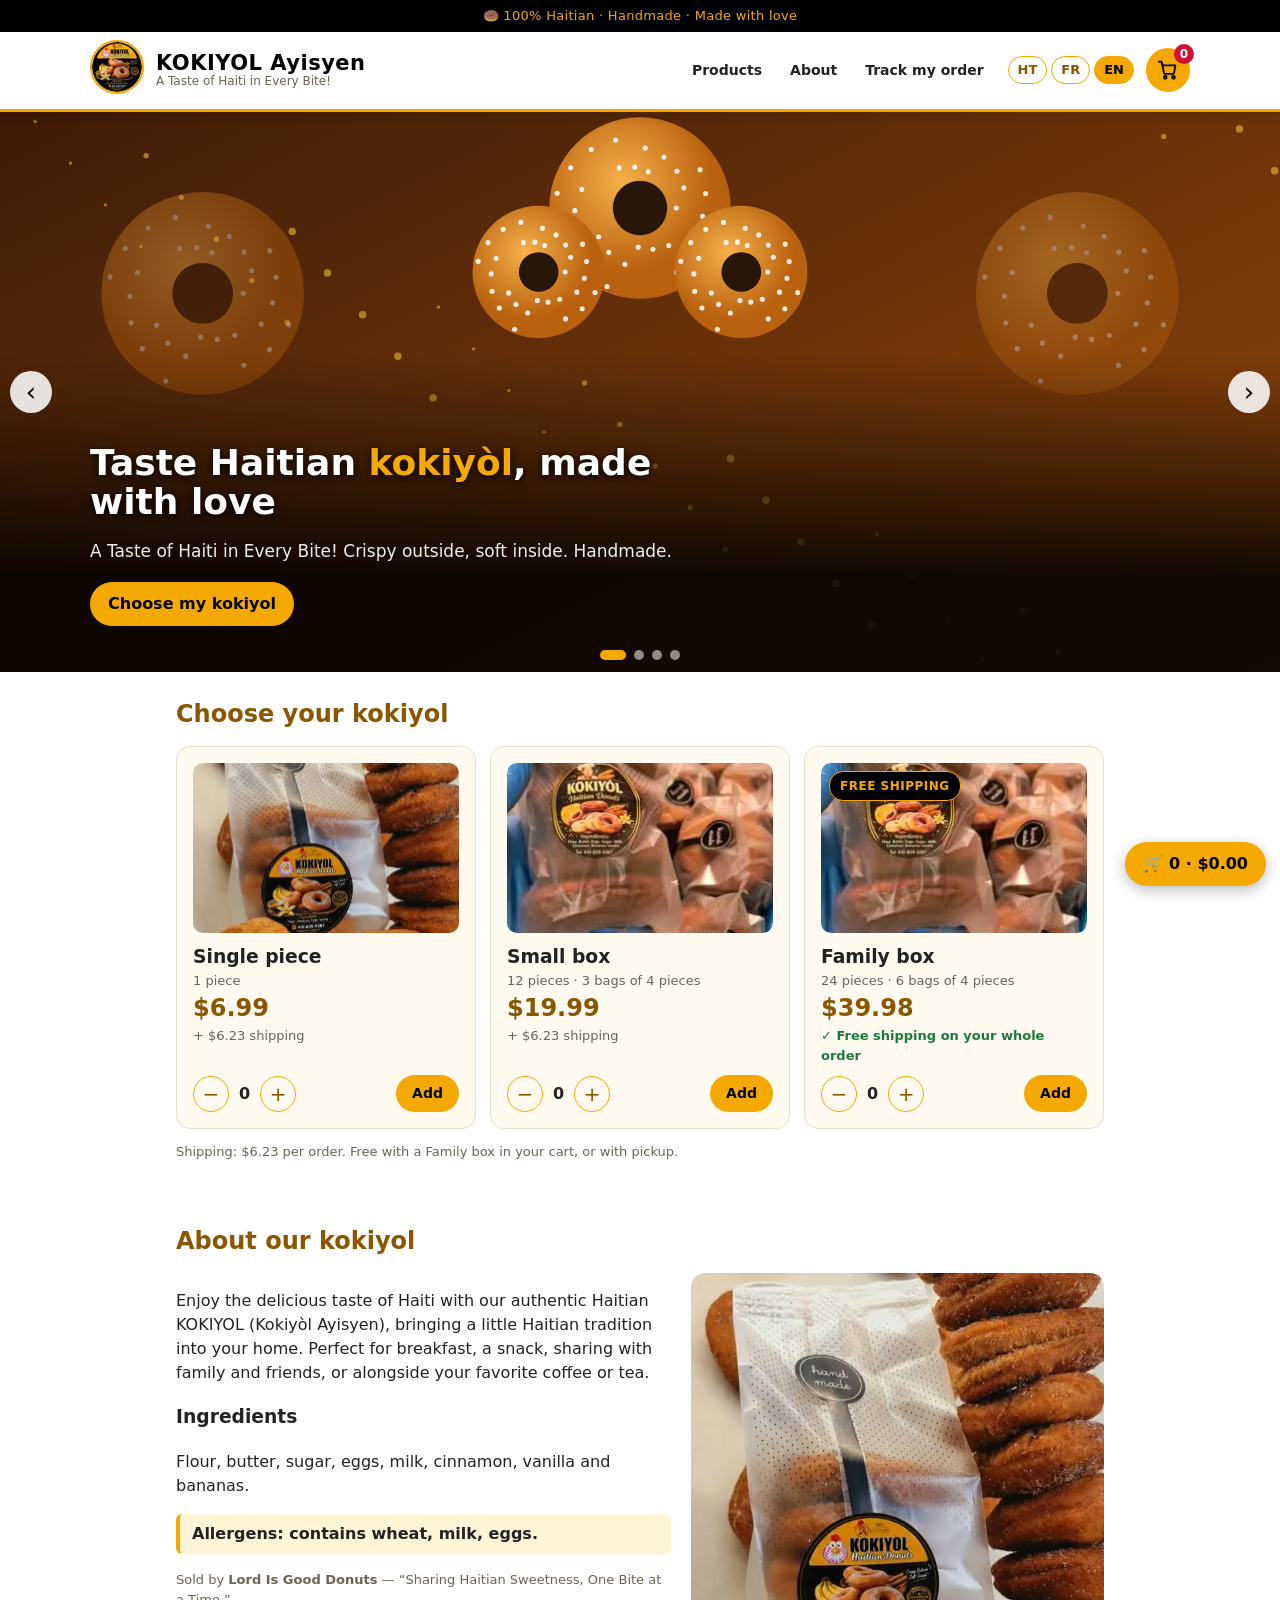
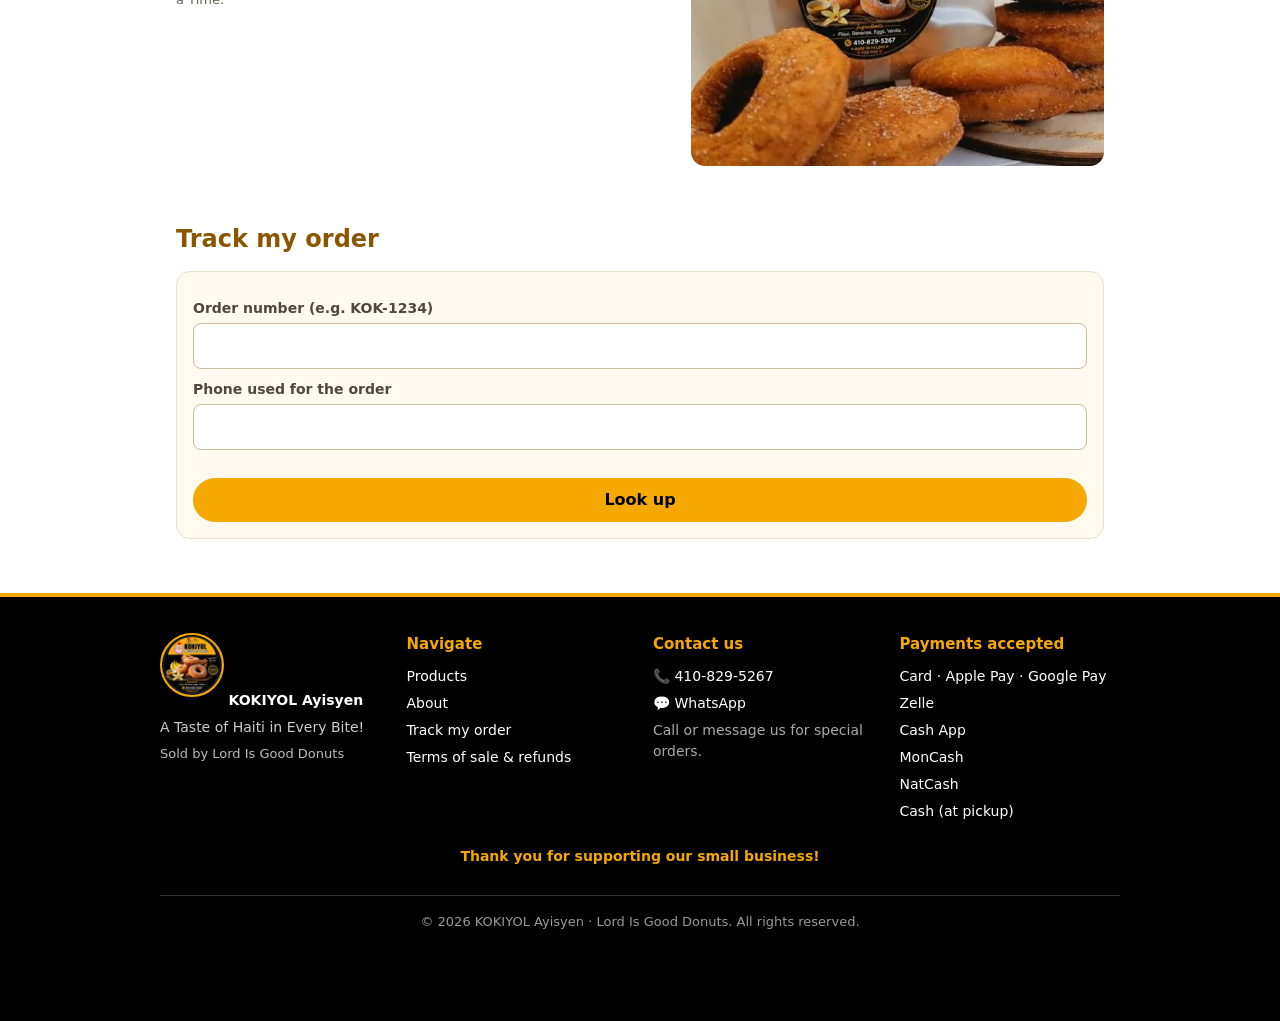
<file: index.html>
<!DOCTYPE html>
<html lang="ht">
<head>
<meta charset="utf-8">
<meta name="viewport" content="width=device-width, initial-scale=1, viewport-fit=cover">
<title>KOKIYOL Ayisyen – Authentic Haitian Donuts</title>
<meta name="description" content="KOKIYOL Ayisyen by Lord Is Good Donuts: authentic handmade Haitian donuts (Kokiyòl Ayisyen). Single piece, Small box (12) or Family box (24) with free shipping. A Taste of Haiti in Every Bite!">
<meta name="theme-color" content="#000000">
<!-- TODO : remplacer https://VOTRE-DOMAINE par l'adresse réelle du site (même valeur que BASE_URL) -->
<link rel="canonical" href="https://VOTRE-DOMAINE/">
<link rel="alternate" hreflang="ht" href="https://VOTRE-DOMAINE/?lang=ht">
<link rel="alternate" hreflang="fr" href="https://VOTRE-DOMAINE/?lang=fr">
<link rel="alternate" hreflang="en" href="https://VOTRE-DOMAINE/?lang=en">
<meta property="og:type" content="website">
<meta property="og:site_name" content="KOKIYOL Ayisyen">
<meta property="og:title" content="KOKIYOL Ayisyen – Authentic Haitian Donuts">
<meta property="og:description" content="A Taste of Haiti in Every Bite! Handmade Haitian kokiyòl by Lord Is Good Donuts.">
<meta property="og:image" content="https://VOTRE-DOMAINE/img/og-image.jpg">
<meta property="og:image:width" content="1200">
<meta property="og:image:height" content="630">
<meta name="twitter:card" content="summary_large_image">
<link rel="icon" href="favicon.ico" sizes="any">
<link rel="icon" href="img/favicon-32.png" type="image/png" sizes="32x32">
<link rel="apple-touch-icon" href="img/apple-touch-icon.png">
<link rel="preload" as="image" href="img/logo.webp" type="image/webp">
<link rel="stylesheet" href="css/style.css">
</head>
<body>
<a class="skip" href="#main" data-t="skip"></a>
<div class="bar" data-t="bar"></div>

<header>
  <picture><source srcset="img/logo.webp" type="image/webp"><img src="img/logo.jpg" width="54" height="54" alt="KOKIYOL Ayisyen"></picture>
  <div class="bn"><b>KOKIYOL Ayisyen</b><small data-t="tag"></small></div>
  <nav aria-label="Menu"><a href="#pwodwi" data-t="n1"></a><a href="#sou-nou" data-t="n3"></a><a href="#swiv" data-t="t4"></a></nav>
  <div id="lg" role="group" data-ta="langLabel">
    <button type="button" data-l="ht" lang="ht">HT</button><button type="button" data-l="fr" lang="fr">FR</button><button type="button" data-l="en" lang="en">EN</button>
  </div>
  <button type="button" id="hc" class="js-open-cart" data-ta="cartAria" aria-haspopup="dialog" aria-controls="cp">
    <svg viewBox="0 0 24 24" width="22" height="22" fill="none" stroke="#000" stroke-width="2" stroke-linecap="round" stroke-linejoin="round" aria-hidden="true"><circle cx="9" cy="20" r="1.5"/><circle cx="18" cy="20" r="1.5"/><path d="M2 3h3l2.7 12.4a1 1 0 0 0 1 .8h8.9a1 1 0 0 0 1-.8L20 7H6"/></svg>
    <span id="hcn" aria-hidden="true">0</span>
  </button>
</header>

<main id="main">
  <div class="hero">
    <div class="txt">
      <h1 data-t="h1"></h1>
      <p data-t="hp"></p>
      <a class="btn" href="#pwodwi" data-t="hb"></a>
    </div>
    <div class="sw" id="sw" aria-roledescription="carousel">
      <div class="st" id="st"></div>
      <button type="button" class="ar l" id="pv" data-ta="prev">‹</button>
      <button type="button" class="ar r" id="nx" data-ta="next">›</button>
      <div class="dt" id="dt"></div>
    </div>
  </div>

  <section id="pwodwi" aria-labelledby="prodTitle">
    <h2 id="prodTitle" data-t="prodTitle"></h2>
    <div class="grid" id="pk"></div>
    <p class="note" id="shNote"></p>
  </section>

  <section id="sou-nou" aria-labelledby="aboutTitle">
    <h2 id="aboutTitle" data-t="aboutTitle"></h2>
    <div class="about">
      <div>
        <p data-t="desc"></p>
        <h3 data-t="ingTitle"></h3>
        <p data-t="ing"></p>
        <p class="allergen" data-t="allergens"></p>
        <p class="note"><span data-t="soldBy"></span> <b>Lord Is Good Donuts</b> — “Sharing Haitian Sweetness, One Bite at a Time.”</p>
      </div>
      <picture><source srcset="img/kokiyol-sachet.webp" type="image/webp"><img src="img/kokiyol-sachet.jpg" width="535" height="640" loading="lazy" decoding="async" alt="KOKIYOL Ayisyen"></picture>
    </div>
  </section>

  <section id="swiv" aria-labelledby="trackTitle">
    <h2 id="trackTitle" data-t="t4"></h2>
    <form class="card" id="trackForm" novalidate>
      <label for="code" data-t="lcode"></label>
      <input id="code" name="code" autocomplete="off" autocapitalize="characters" maxlength="12">
      <label for="tph" data-t="ltph"></label>
      <input id="tph" name="phone" type="tel" autocomplete="tel" maxlength="25">
      <p class="err" id="terr" role="alert"></p>
      <button class="btn" type="submit" data-t="bchk" style="margin-top:6px"></button>
      <div id="res" aria-live="polite"></div>
    </form>
  </section>
</main>

<!-- Tiroir du panier (3 étapes) -->
<div id="ov" class="hide"></div>
<aside id="cp" class="hide" role="dialog" aria-modal="true" aria-labelledby="cpTitle">
  <div class="ch"><h2 id="cpTitle" data-t="n2"></h2><button type="button" id="cx" data-ta="close">✕</button></div>

  <ol class="stp" id="stw">
    <li><i></i><span data-t="st1"></span></li>
    <li><i></i><span data-t="st2"></span></li>
    <li><i></i><span data-t="st3"></span></li>
  </ol>

  <!-- Étape 1 : panier -->
  <div id="s1">
    <div id="items"></div>
    <div class="sumbox" id="sum1"></div>
    <p class="note" id="free1"></p>
    <p class="err" id="err1" role="alert"></p>
    <div class="bt"><button type="button" class="btn" id="b1" data-t="bnext"></button></div>
  </div>

  <!-- Étape 2 : livraison -->
  <form id="s2" class="hide" novalidate>
    <h3 data-t="t3" style="margin:6px 0 0"></h3>
    <label for="nm" data-t="lnm"></label><input id="nm" name="name" autocomplete="name" maxlength="80" required>
    <label for="ph" data-t="lph"></label><input id="ph" name="phone" type="tel" autocomplete="tel" maxlength="25" required>
    <label for="em" data-t="lem"></label><input id="em" name="email" type="email" autocomplete="email" maxlength="120" required aria-describedby="emHint">
    <p class="note" id="emHint" data-t="lemHint" style="margin:2px 0 0"></p>
    <fieldset style="border:0;padding:0;margin:0">
      <legend data-t="lmo" style="display:block;margin:10px 0 4px;color:#4f483d;font-size:14px;font-weight:600;padding:0"></legend>
      <label class="chk"><input type="radio" name="mode" value="delivery" checked> <span data-t="m0"></span></label>
      <label class="chk" id="pickupOpt"><input type="radio" name="mode" value="pickup"> <span data-t="m1"></span></label>
    </fieldset>
    <div id="addr">
      <label for="ad" data-t="lad"></label><input id="ad" name="address" autocomplete="street-address" maxlength="120" data-p="pad">
      <label for="ct" data-t="lct"></label><input id="ct" name="city" autocomplete="address-level2" maxlength="60">
      <div class="two">
        <div><label for="stt" data-t="lst"></label><select id="stt" name="state" autocomplete="address-level1"></select></div>
        <div><label for="zp" data-t="lzp"></label><input id="zp" name="zip" inputmode="numeric" autocomplete="postal-code" maxlength="10"></div>
      </div>
    </div>
    <p class="note hide" id="pickupInfo"></p>
    <label for="nt" data-t="lnt"></label><textarea id="nt" name="notes" rows="2" maxlength="500"></textarea>
    <p class="err" id="err2" role="alert"></p>
    <div class="bt"><button type="button" class="btn o" id="b2a" data-t="bback"></button><button type="submit" class="btn" id="b2" data-t="bnext"></button></div>
  </form>

  <!-- Étape 3 : paiement -->
  <form id="s3" class="hide" novalidate>
    <label for="pay" data-t="lpy"></label>
    <select id="pay" name="payment"></select>
    <p class="note" id="payinfo" aria-live="polite"></p>
    <h3 data-t="summary" style="margin:14px 0 4px;font-size:16px"></h3>
    <div id="sum3"></div>
    <label class="chk"><input type="checkbox" id="terms" required> <span data-t="terms"></span></label>
    <p class="err" id="err3" role="alert"></p>
    <div class="bt"><button type="button" class="btn o" id="b3a" data-t="bback"></button><button type="submit" class="btn" id="go" data-t="bgo"></button></div>
  </form>

  <div id="done" class="hide" tabindex="-1"></div>
</aside>

<footer>
  <div class="fg">
    <div>
      <picture><source srcset="img/logo.webp" type="image/webp"><img src="img/logo.jpg" width="64" height="64" loading="lazy" alt=""></picture>
      <b style="color:#fff">KOKIYOL Ayisyen</b>
      <p data-t="tag"></p>
      <p class="note" style="color:#bbb"><span data-t="soldBy" style="display:inline;color:#bbb"></span> Lord Is Good Donuts</p>
    </div>
    <div><h3 data-t="fl"></h3><a href="#pwodwi" data-t="n1"></a><a href="#sou-nou" data-t="n3"></a><a href="#swiv" data-t="t4"></a><a href="conditions.html" data-t="legal"></a></div>
    <div><h3 data-t="fc"></h3><a href="tel:+14108295267">📞 410-829-5267</a><a href="https://wa.me/14108295267" target="_blank" rel="noopener">💬 WhatsApp</a><span data-t="fo" style="color:#aaa"></span></div>
    <div><h3 data-t="fp"></h3><div id="fpay"></div></div>
  </div>
  <p class="thanks" data-t="thanks"></p>
  <div class="cp" data-t="cp"></div>
</footer>

<button type="button" class="btn js-open-cart" id="cartbtn" aria-haspopup="dialog" aria-controls="cp">🛒 <span id="cn">0</span> · <span id="ct2">$0.00</span></button>
<div class="sr-only" aria-live="polite" id="live"></div>

<script src="config.js"></script>
<script src="js/pricing.js"></script>
<script src="js/i18n.js"></script>
<script src="js/app.js"></script>
</body>
</html>
</file>
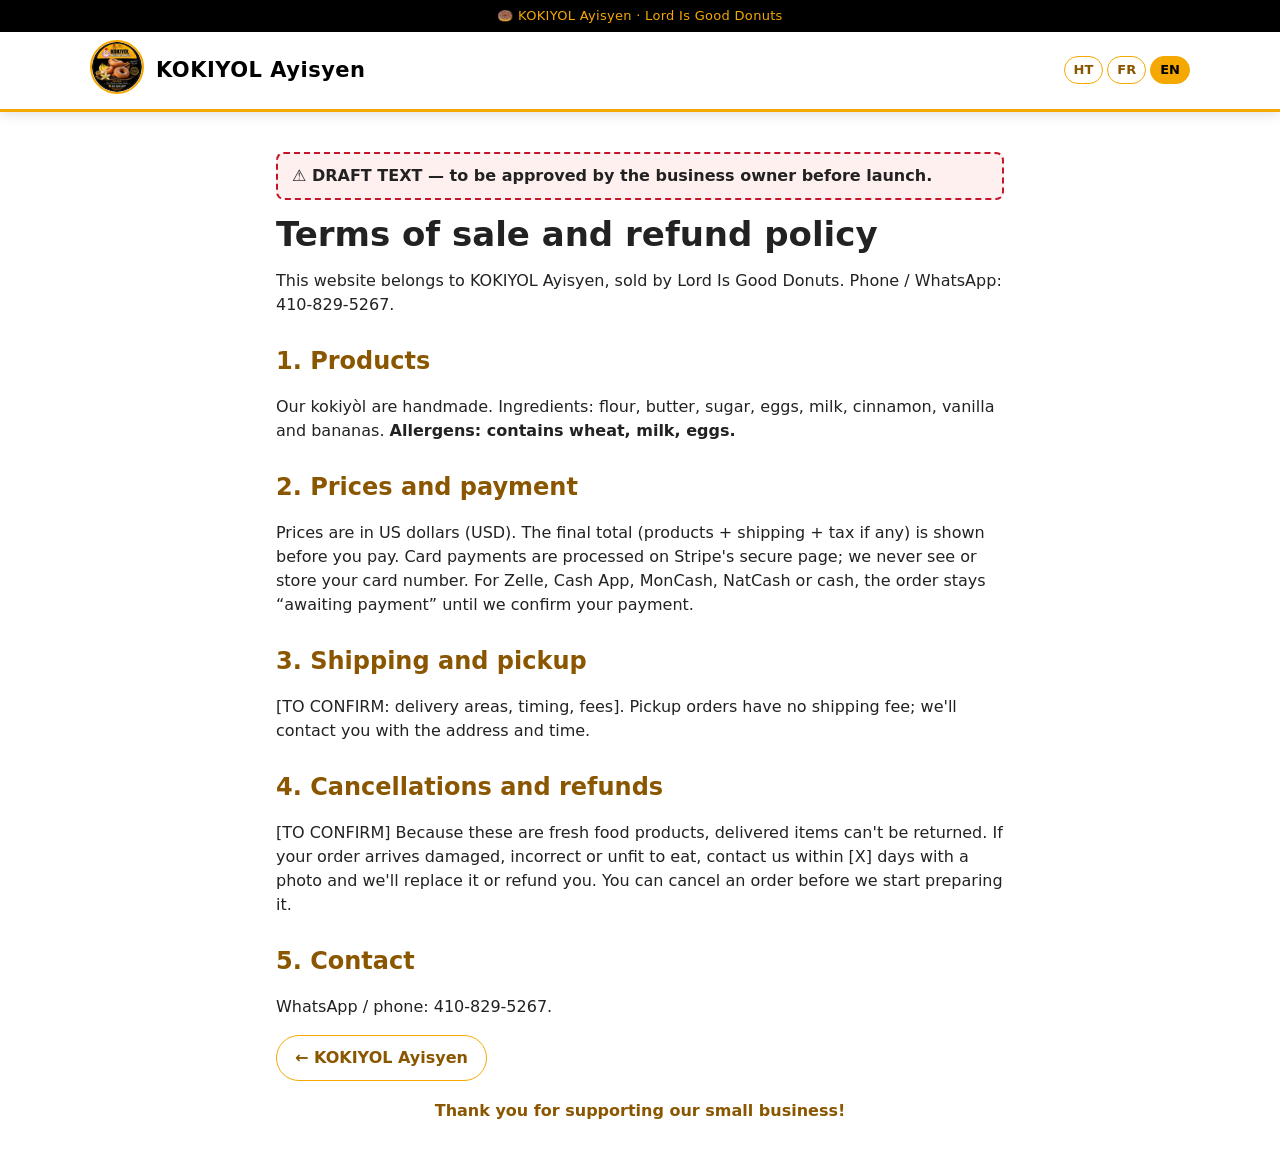
<file: conditions.html>
<!DOCTYPE html>
<html lang="fr">
<head>
<meta charset="utf-8">
<meta name="viewport" content="width=device-width, initial-scale=1">
<title>Conditions de vente – KOKIYOL Ayisyen</title>
<meta name="robots" content="noindex">
<link rel="icon" href="favicon.ico" sizes="any">
<link rel="stylesheet" href="css/style.css">
<style>main{max-width:760px;margin:auto;padding:24px 16px}h2{margin-top:26px}.draft{background:#fff0f0;border:2px dashed var(--err);padding:10px 14px;border-radius:8px;font-weight:700}</style>
</head>
<body>
<div class="bar">🍩 KOKIYOL Ayisyen · Lord Is Good Donuts</div>
<header>
  <a href="index.html"><img src="img/logo.jpg" width="54" height="54" alt="KOKIYOL Ayisyen – accueil"></a>
  <div class="bn"><b>KOKIYOL Ayisyen</b></div>
  <div id="lg" role="group" aria-label="Language">
    <button type="button" data-l="ht" lang="ht">HT</button><button type="button" data-l="fr" lang="fr">FR</button><button type="button" data-l="en" lang="en">EN</button>
  </div>
</header>
<main id="main">
<!--
  TODO (À VALIDER PAR LE PROPRIÉTAIRE, idéalement avec un juriste) :
  texte PROVISOIRE. Les délais, conditions de remboursement et zones de livraison
  ci-dessous sont des valeurs génériques à confirmer ou corriger.
-->

<div lang="ht" data-lang="ht">
<p class="draft">⚠ TÈKS PROVIZWA — pou mèt biznis la valide anvan sit la ouvri.</p>
<h1>Kondisyon vant ak politik ranbousman</h1>
<p>Sit sa a se pou KOKIYOL Ayisyen, ki vann pa Lord Is Good Donuts. Telefòn / WhatsApp: 410-829-5267.</p>
<h2>1. Pwodwi</h2>
<p>Kokiyòl nou yo fè a men. Engredyan: farin, bè, sik, ze, lèt, kannèl, vaniy ak bannann. <b>Alèjèn: gen ble, lèt ak ze ladan l.</b></p>
<h2>2. Pri ak peman</h2>
<p>Pri yo an dola ameriken (USD). Total final la (pwodwi + livrezon + taks si genyen) parèt anvan w peye. Peman pa kat fèt sou paj sekirize Stripe la; nou pa janm wè ni anrejistre nimewo kat ou. Pou Zelle, Cash App, MonCash, NatCash oswa kach, kòmand lan rete « ap tann peman » jiskaske nou konfime peman an.</p>
<h2>3. Livrezon ak retrè</h2>
<p>[À KONFIME: zòn livrezon, delè, frè]. Si w chwazi retrè, pa gen frè livrezon; n ap kontakte w pou adrès la ak lè a.</p>
<h2>4. Anilasyon ak ranbousman</h2>
<p>[À KONFIME] Paske se manje fre, nou pa ka reprann pwodwi ki deja livre. Si kòmand ou rive domaje, pa bon oswa li pa sa w te kòmande, kontakte nou nan [X] jou ak foto, n ap ranplase l oswa ranbouse w. Ou ka anile yon kòmand anvan nou kòmanse prepare l.</p>
<h2>5. Kontak</h2>
<p>WhatsApp / telefòn: 410-829-5267.</p>
</div>

<div lang="fr" data-lang="fr">
<p class="draft">⚠ TEXTE PROVISOIRE — à valider par le propriétaire avant la mise en ligne.</p>
<h1>Conditions de vente et politique de remboursement</h1>
<p>Ce site est celui de KOKIYOL Ayisyen, vendu par Lord Is Good Donuts. Téléphone / WhatsApp : 410-829-5267.</p>
<h2>1. Produits</h2>
<p>Nos kokiyòl sont faits main. Ingrédients : farine, beurre, sucre, œufs, lait, cannelle, vanille et bananes. <b>Allergènes : contient blé, lait, œufs.</b></p>
<h2>2. Prix et paiement</h2>
<p>Les prix sont en dollars américains (USD). Le total final (produits + livraison + taxe le cas échéant) est affiché avant le paiement. Le paiement par carte se fait sur la page sécurisée de Stripe ; nous ne voyons ni n'enregistrons jamais votre numéro de carte. Pour Zelle, Cash App, MonCash, NatCash ou espèces, la commande reste « en attente de paiement » jusqu'à ce que nous confirmions le paiement.</p>
<h2>3. Livraison et retrait</h2>
<p>[À CONFIRMER : zones de livraison, délais, frais]. En cas de retrait sur place, aucun frais de livraison ; nous vous contactons pour l'adresse et l'heure.</p>
<h2>4. Annulation et remboursement</h2>
<p>[À CONFIRMER] S'agissant de produits alimentaires frais, les articles livrés ne sont pas repris. Si votre commande arrive endommagée, non conforme ou impropre à la consommation, contactez-nous sous [X] jours avec une photo : nous la remplacerons ou vous rembourserons. Vous pouvez annuler une commande tant que sa préparation n'a pas commencé.</p>
<h2>5. Contact</h2>
<p>WhatsApp / téléphone : 410-829-5267.</p>
</div>

<div lang="en" data-lang="en">
<p class="draft">⚠ DRAFT TEXT — to be approved by the business owner before launch.</p>
<h1>Terms of sale and refund policy</h1>
<p>This website belongs to KOKIYOL Ayisyen, sold by Lord Is Good Donuts. Phone / WhatsApp: 410-829-5267.</p>
<h2>1. Products</h2>
<p>Our kokiyòl are handmade. Ingredients: flour, butter, sugar, eggs, milk, cinnamon, vanilla and bananas. <b>Allergens: contains wheat, milk, eggs.</b></p>
<h2>2. Prices and payment</h2>
<p>Prices are in US dollars (USD). The final total (products + shipping + tax if any) is shown before you pay. Card payments are processed on Stripe's secure page; we never see or store your card number. For Zelle, Cash App, MonCash, NatCash or cash, the order stays “awaiting payment” until we confirm your payment.</p>
<h2>3. Shipping and pickup</h2>
<p>[TO CONFIRM: delivery areas, timing, fees]. Pickup orders have no shipping fee; we'll contact you with the address and time.</p>
<h2>4. Cancellations and refunds</h2>
<p>[TO CONFIRM] Because these are fresh food products, delivered items can't be returned. If your order arrives damaged, incorrect or unfit to eat, contact us within [X] days with a photo and we'll replace it or refund you. You can cancel an order before we start preparing it.</p>
<h2>5. Contact</h2>
<p>WhatsApp / phone: 410-829-5267.</p>
</div>
<p><a class="btn o" href="index.html">← KOKIYOL Ayisyen</a></p>
<p class="thanks" style="color:var(--gd)">Thank you for supporting our small business!</p>
</main>
<script>
(function () {
  var langs = ["ht", "fr", "en"], L;
  try { L = localStorage.getItem("klang"); L = L && JSON.parse(L); } catch (e) {}
  var q = new URLSearchParams(location.search).get("lang");
  if (langs.indexOf(q) >= 0) L = q;
  if (langs.indexOf(L) < 0) { var n = (navigator.language || "").toLowerCase(); L = /^fr/.test(n) ? "fr" : /^en/.test(n) ? "en" : "ht"; }
  function set(l) {
    L = l; document.documentElement.lang = l;
    try { localStorage.setItem("klang", JSON.stringify(l)); } catch (e) {}
    document.querySelectorAll("[data-lang]").forEach(function (d) { d.hidden = d.dataset.lang !== l; });
    document.querySelectorAll("#lg button").forEach(function (b) { b.setAttribute("aria-pressed", b.dataset.l === l ? "true" : "false"); });
  }
  document.querySelectorAll("#lg button").forEach(function (b) { b.onclick = function () { set(b.dataset.l); }; });
  set(L);
})();
</script>
</body>
</html>
</file>
<file: css/style.css>
/* KOKIYOL Ayisyen — design d'origine conservé (noir, or #f5a800, blanc) */
:root{--bg:#fff;--card:#fffaf0;--tx:#222;--mut:#6b6355;--gold:#f5a800;--gd:#8a5700;--line:#eadfc8;--err:#c4152b;--ok:#1d7a3a}
/* --gd assombri (#b87400 → #8a5700) pour un contraste AA sur fond clair */
html{scroll-padding-top:80px;scroll-behavior:smooth}
@media (prefers-reduced-motion:reduce){html{scroll-behavior:auto}*{transition:none!important}}
*{box-sizing:border-box}
body{margin:0;background:var(--bg);color:var(--tx);font-family:system-ui,-apple-system,"Segoe UI",Roboto,sans-serif;line-height:1.5;padding-top:env(safe-area-inset-top,0px);padding-bottom:env(safe-area-inset-bottom,0px)}
img{max-width:100%}
a{color:var(--gd)}
:focus-visible{outline:3px solid var(--gold);outline-offset:2px;border-radius:6px}
.sr-only{position:absolute;width:1px;height:1px;padding:0;margin:-1px;overflow:hidden;clip:rect(0,0,0,0);white-space:nowrap;border:0}
.skip{position:absolute;left:8px;top:-60px;z-index:50;background:#000;color:var(--gold);padding:8px 14px;border-radius:8px;font-weight:700}
.skip:focus{top:8px}

.bar{width:100%;background:#000;color:var(--gold);text-align:center;font-size:13px;padding:6px 10px;letter-spacing:.3px}
header{position:sticky;top:0;z-index:5;background:#fff;border-bottom:3px solid var(--gold);box-shadow:0 2px 12px #0002;display:flex;align-items:center;gap:12px;width:100%;padding:8px max(16px,calc((100vw - 1100px)/2))}
header img{width:54px;height:54px;border-radius:50%;border:2px solid var(--gold)}
.bn{flex:1;display:flex;flex-direction:column;line-height:1.15}
.bn b{font-size:21px;color:#000;letter-spacing:.5px}
.bn small{color:var(--mut);font-size:12px}
nav{display:flex;gap:4px}
nav a{color:#222;text-decoration:none;padding:7px 12px;border-radius:20px;font-size:14px;font-weight:600}
nav a:hover{background:var(--gold)}
#lg{display:flex;gap:4px}
#lg button{border:1px solid var(--gold);background:#fff;color:var(--gd);border-radius:14px;padding:3px 9px;font-size:13px;font-weight:700}
#lg button[aria-pressed="true"]{background:var(--gold);color:#000}
#hc{position:relative;width:44px;height:44px;border-radius:50%;background:var(--gold);display:flex;align-items:center;justify-content:center;border:0;flex:none}
#hcn{position:absolute;top:-4px;right:-4px;min-width:20px;height:20px;border-radius:10px;background:#d21034;color:#fff;font-size:12px;font-weight:700;display:flex;align-items:center;justify-content:center;padding:0 4px}

button{font:inherit;cursor:pointer}
button:disabled{cursor:not-allowed;opacity:.55}
.btn{background:var(--gold);color:#000;border:0;border-radius:24px;padding:10px 18px;font-weight:700;text-decoration:none;display:inline-block;text-align:center}
.btn.o{background:none;color:var(--gd);border:1px solid var(--gold)}

/* Hero + diaporama */
h1{font-size:34px;line-height:1.1;margin:0 0 10px}
h1 span{color:var(--gold)}
.hero{position:relative;width:100%;min-height:560px;overflow:hidden;background:#000}
.hero .txt{position:absolute;z-index:3;left:0;right:0;bottom:0;padding:90px max(28px,calc((100vw - 1100px)/2)) 46px;background:linear-gradient(transparent,#000d 70%);color:#fff;pointer-events:none}
.hero .txt a{pointer-events:auto}
.hero h1,.hero p{max-width:640px}
.hero h1{font-size:36px;text-shadow:0 2px 8px #000}
.hero p{color:#eee;font-size:17px}
.sw{position:absolute;inset:0;background:#000}
.st,.sl{position:absolute;inset:0}
.sl{opacity:0;transition:opacity .8s;pointer-events:none}
.sl.on{opacity:1;pointer-events:auto}
.sl img{position:absolute;inset:0;width:100%;height:100%;max-width:none}
.sl .bg{object-fit:cover;filter:blur(18px) brightness(.8);transform:scale(1.2)}
.sl .fg{object-fit:cover;object-position:center 40%}
.ar{position:absolute;top:50%;transform:translateY(-50%);width:42px;height:42px;border-radius:50%;border:0;background:#fffd;color:#000;font-size:26px;line-height:1;z-index:4}
.ar.l{left:10px}.ar.r{right:10px}
.dt{position:absolute;bottom:12px;left:0;right:0;display:flex;justify-content:center;gap:8px;z-index:4}
.dt button{width:10px;height:10px;padding:0;border:0;border-radius:50%;background:#fff8}
.dt button[aria-current="true"]{background:var(--gold);width:26px;border-radius:6px;transition:width .3s}

section{max-width:960px;margin:auto;padding:24px 16px}
h2{color:var(--gd);margin:0 0 14px}

/* Produits */
.grid{display:grid;grid-template-columns:repeat(auto-fit,minmax(230px,1fr));gap:14px}
.card{background:var(--card);border:1px solid var(--line);border-radius:14px;padding:16px;position:relative;display:flex;flex-direction:column}
.card h3{margin:0}
.pi{width:100%;height:170px;object-fit:cover;border-radius:10px;margin-bottom:10px;display:block}
.price{color:var(--gd);font-size:24px;font-weight:800}
.badge{position:absolute;top:24px;left:24px;background:#000;color:var(--gold);font-weight:800;font-size:12px;letter-spacing:.5px;padding:5px 10px;border-radius:14px;border:1px solid var(--gold)}
.ship{font-size:13px;color:var(--mut)}
.ship.free{color:var(--ok);font-weight:700}
.q{display:flex;align-items:center;gap:10px;margin-top:auto;padding-top:10px}
.q button.qb{width:36px;height:36px;border-radius:50%;border:1px solid var(--gold);background:none;color:var(--gd);font-size:20px;line-height:1}
.q .add{margin-left:auto;font-size:14px;padding:8px 16px}

/* À propos */
.about{display:grid;grid-template-columns:1.2fr 1fr;gap:20px;align-items:start}
.about img{border-radius:14px;width:100%;height:auto}
.allergen{background:#fff4d6;border-left:4px solid var(--gold);padding:8px 12px;border-radius:6px;font-weight:600}

/* Formulaires */
label{display:block;margin:10px 0 4px;color:#4f483d;font-size:14px;font-weight:600}
input,select,textarea{width:100%;padding:10px;border-radius:8px;border:1px solid #cdbf9f;background:#fff;color:#222;font:inherit}
input[aria-invalid="true"],select[aria-invalid="true"]{border-color:var(--err);box-shadow:0 0 0 1px var(--err)}
.chk{display:flex;gap:8px;align-items:flex-start;font-weight:400;color:var(--tx)}
.chk input{width:auto;margin-top:4px}
.row{display:flex;justify-content:space-between;gap:8px;padding:6px 0;border-bottom:1px solid var(--line)}
.row.total{border-bottom:0;font-size:18px}
.two{display:grid;grid-template-columns:1fr 1fr;gap:12px}
.note{font-size:13px;color:var(--mut)}
.err{color:var(--err);font-size:14px;font-weight:600;min-height:1em;margin:8px 0 0}
.okmsg{color:var(--ok);font-weight:700;font-size:14px}
.todo{background:#fff0f0;border:1px dashed var(--err);padding:6px 8px;border-radius:6px}
.hide{display:none!important}

/* Suivi */
.tl{list-style:none;padding:0;margin:14px 0}
.tl li{padding:8px 0 8px 28px;position:relative;color:var(--mut)}
.tl li:before{content:"";position:absolute;left:4px;top:13px;width:12px;height:12px;border-radius:50%;border:2px solid var(--line)}
.tl li.on{color:#222;font-weight:600}
.tl li.on:before{background:var(--gold);border-color:var(--gold)}

/* Tiroir du panier */
#cartbtn{position:fixed;right:14px;bottom:calc(14px + env(safe-area-inset-bottom,0px));z-index:6;box-shadow:0 4px 14px #0004}
#ov{position:fixed;inset:0;background:#0008;z-index:19}
#cp{position:fixed;top:0;right:0;bottom:0;width:min(440px,100%);background:#fff;z-index:20;overflow-y:auto;padding:calc(16px + env(safe-area-inset-top,0px)) 16px calc(24px + env(safe-area-inset-bottom,0px));box-shadow:-6px 0 24px #0004}
.ch{display:flex;justify-content:space-between;align-items:center;font-size:20px;color:var(--gd)}
.ch h2{margin:0;font-size:20px}
.ch button{background:none;border:0;font-size:24px;color:#222;width:44px;height:44px}
.stp{display:flex;gap:6px;margin:12px 0 4px;padding:0;list-style:none}
.stp li{flex:1}
.stp i{display:block;height:6px;border-radius:3px;background:var(--line)}
.stp li.on i{background:var(--gold)}
.stp span{display:block;font-size:12px;color:var(--mut);margin-top:4px}
.stp li[aria-current="step"] span{color:#222;font-weight:700}
.bt{display:flex;gap:8px;margin-top:14px}
.bt .btn{flex:1}
.ci{display:grid;grid-template-columns:1fr auto;gap:4px 10px;padding:10px 0;border-bottom:1px solid var(--line);align-items:center}
.ci .nm{font-weight:600}
.ci .ctl{display:flex;align-items:center;gap:8px}
.ci .ctl button{width:32px;height:32px;border-radius:50%;border:1px solid var(--gold);background:none;color:var(--gd);font-size:18px;line-height:1}
.ci .rm{background:none;border:0;color:var(--err);font-size:13px;text-decoration:underline;padding:4px}
.sumbox{margin-top:8px}

footer{background:#000;color:#ccc;border-top:4px solid var(--gold);margin-top:30px;padding:36px 16px 90px;font-size:14px}
.fg{max-width:960px;margin:auto;display:grid;grid-template-columns:repeat(auto-fit,minmax(190px,1fr));gap:26px}
footer h3{color:var(--gold);margin:0 0 10px;font-size:15px}
footer a,footer span{display:block;color:#fff;text-decoration:none;margin-bottom:6px}
footer a:hover{color:var(--gold)}
footer p{margin:6px 0 0}
footer img{width:64px;height:64px;border-radius:50%;border:2px solid var(--gold);margin-bottom:8px}
.cp{max-width:960px;margin:28px auto 0;padding-top:16px;border-top:1px solid #333;text-align:center;color:#999;font-size:13px}
.thanks{color:var(--gold);font-weight:700;text-align:center;margin-top:18px}

@media(max-width:640px){
  .hero{min-height:600px;margin:0 0 8px}
  .hero h1{font-size:28px}.hero p{font-size:15px}
  .hero .txt{padding:80px 18px 44px}
  .two,.about{grid-template-columns:1fr}
  header{flex-wrap:wrap;justify-content:center}
  .bn small{display:none}
  nav{order:3;width:100%;justify-content:center}
  nav a{padding:5px 9px;font-size:13px}
  h1{font-size:28px}
}
</file>
